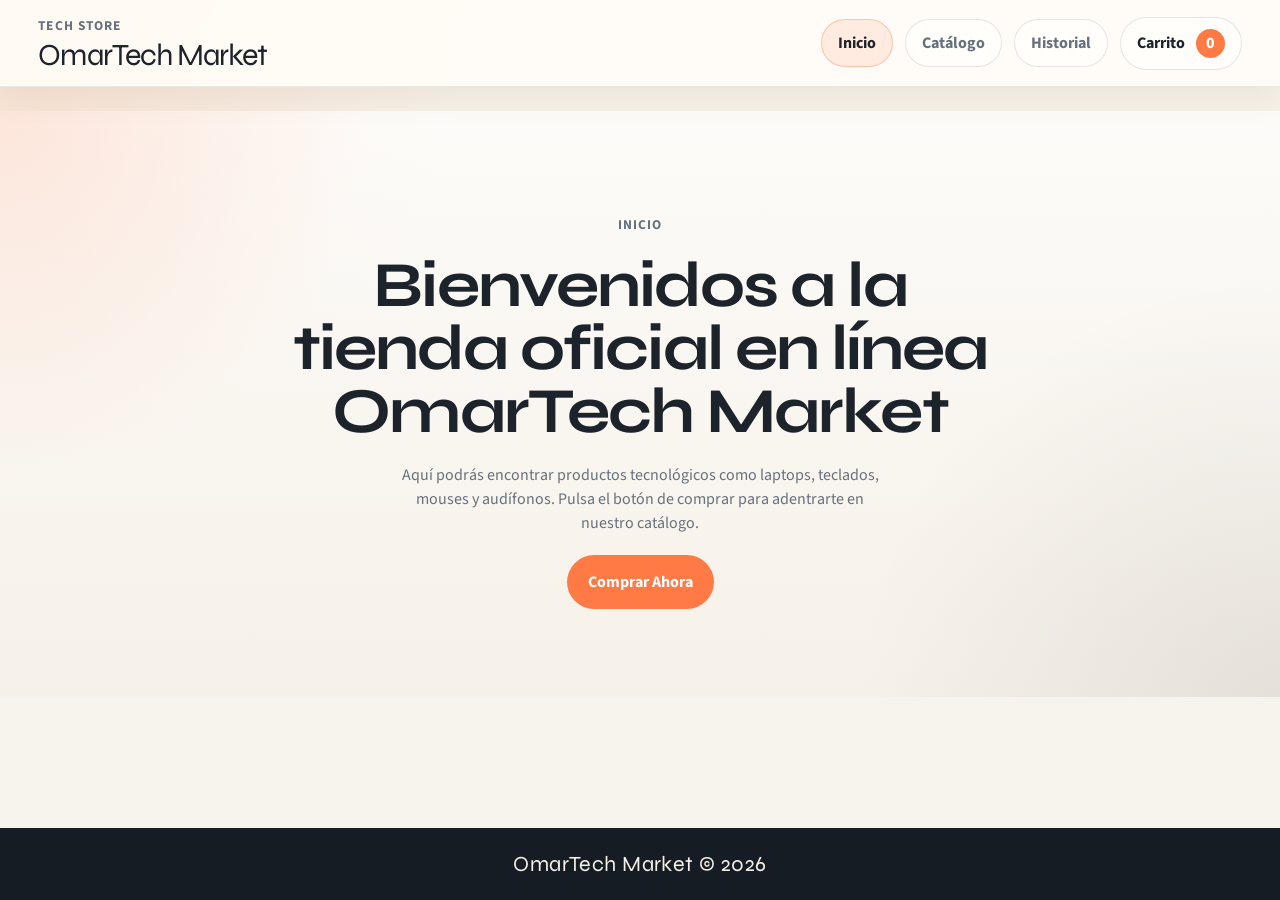
<file: index.html>
<!DOCTYPE html>
<html lang="es">
<head>
  <meta charset="UTF-8">
  <meta name="viewport" content="width=device-width, initial-scale=1.0">
  <meta name="description" content="OmarTech Market, tienda online de tecnología con una experiencia de compra clara, directa y enfocada en el diseño.">
  <meta name="theme-color" content="#f6f1e8">
  <title>OmarTech Market | Inicio</title>
  <link rel="icon" type="image/svg+xml" href="./images/store-business-and-finance-svgrepo-com.svg">
  <link rel="preconnect" href="https://fonts.googleapis.com">
  <link rel="preconnect" href="https://fonts.gstatic.com" crossorigin>
  <link href="https://fonts.googleapis.com/css2?family=Source+Sans+3:wght@400;500;600;700&family=Syne:wght@500;700;800&display=swap" rel="stylesheet">
  <link rel="stylesheet" href="./styles/styles.css">
</head>
<body class="page page-home" data-page="home" data-root=".">
  <a class="skip-link" href="#main-content">Saltar al contenido</a>
  <header id="site-header" class="site-header"></header>

  <main id="main-content" class="page-main">
    <section class="section hero-section">
      <div class="section-frame">
        <div class="home-story">
          <p class="eyebrow">Inicio</p>
          <h1 class="hero-title">Bienvenidos a la tienda oficial en línea OmarTech Market</h1>
          <p class="hero-text">
            Aquí podrás encontrar productos tecnológicos como laptops, teclados, mouses y audífonos. Pulsa el botón de comprar para adentrarte en nuestro catálogo.
          </p>
          <a class="button button-primary" href="./structure/catalog.html">Comprar Ahora</a>
        </div>
      </div>
    </section>
  </main>

  <footer id="site-footer" class="site-footer"></footer>

  <script type="module" src="./javascript/app.js"></script>
</body>
</html>
</file>
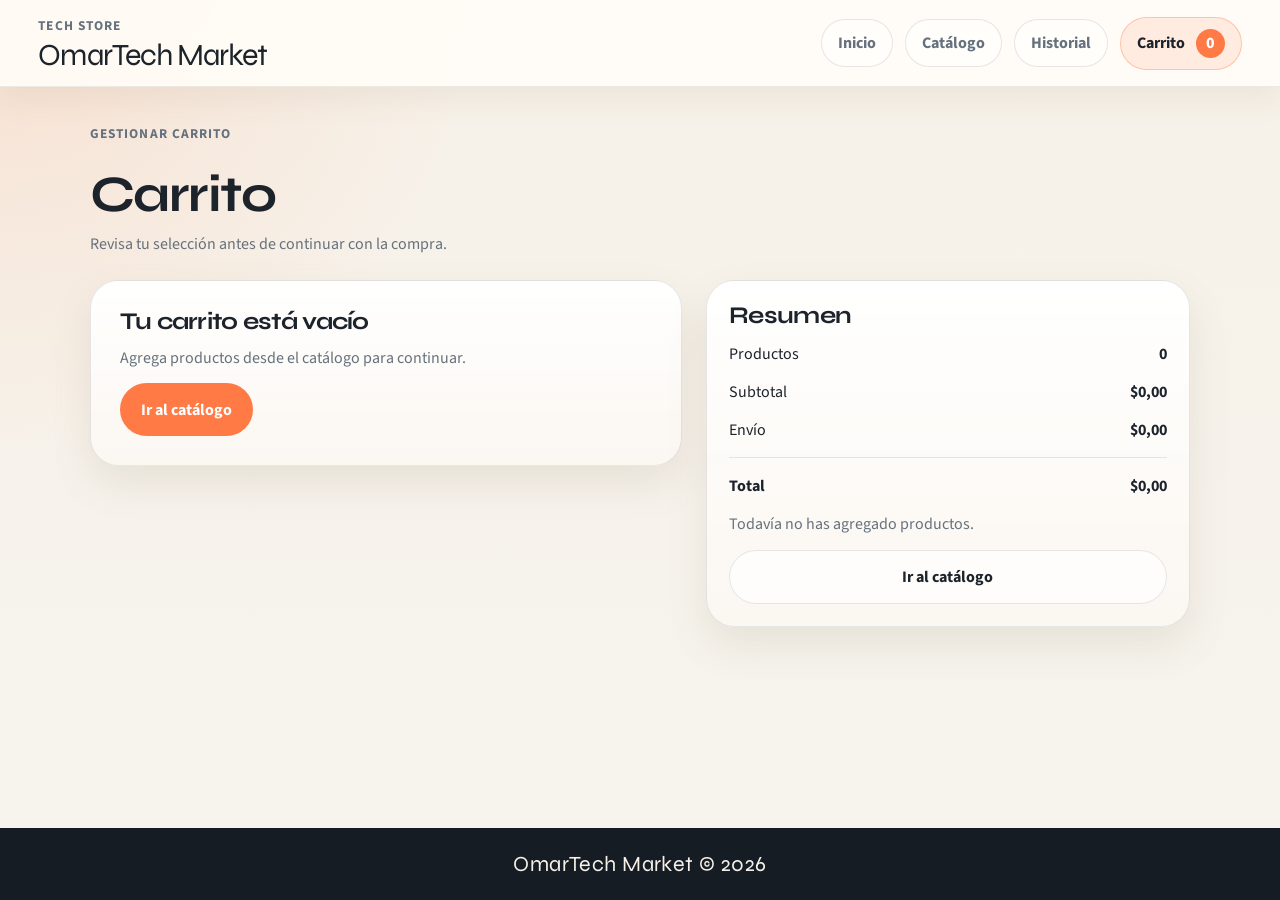
<file: structure/cart.html>
<!DOCTYPE html>
<html lang="es">
<head>
  <meta charset="UTF-8">
  <meta name="viewport" content="width=device-width, initial-scale=1.0">
  <meta name="description" content="Carrito de OmarTech Market con edición de cantidades y resumen de compra.">
  <meta name="theme-color" content="#f6f1e8">
  <title>Carrito | OmarTech Market</title>
  <link rel="icon" type="image/svg+xml" href="../images/store-business-and-finance-svgrepo-com.svg">
  <link rel="preconnect" href="https://fonts.googleapis.com">
  <link rel="preconnect" href="https://fonts.gstatic.com" crossorigin>
  <link href="https://fonts.googleapis.com/css2?family=Source+Sans+3:wght@400;500;600;700&family=Syne:wght@500;700;800&display=swap" rel="stylesheet">
  <link rel="stylesheet" href="../styles/styles.css">
</head>
<body class="page page-cart" data-page="cart" data-root="..">
  <a class="skip-link" href="#main-content">Saltar al contenido</a>
  <header id="site-header" class="site-header"></header>

  <main id="main-content" class="page-main">
    <section class="section">
      <div class="section-frame">
        <div class="page-heading">
          <p class="eyebrow">Gestionar carrito</p>
          <h1 class="page-title">Carrito</h1>
          <p class="page-lead">Revisa tu selección antes de continuar con la compra.</p>
        </div>

        <div class="cart-layout">
          <div class="cart-main">
            <div id="cart-items" class="cart-items"></div>
            <div id="cart-empty" class="empty-state is-hidden">
              <h2>Tu carrito está vacío</h2>
              <p>Agrega productos desde el catálogo para continuar.</p>
              <a class="button button-primary" href="./catalog.html">Ir al catálogo</a>
            </div>
          </div>
          <aside id="cart-summary" class="summary-card"></aside>
        </div>
      </div>
    </section>
  </main>

  <footer id="site-footer" class="site-footer"></footer>

  <script type="module" src="../javascript/app.js"></script>
</body>
</html>
</file>
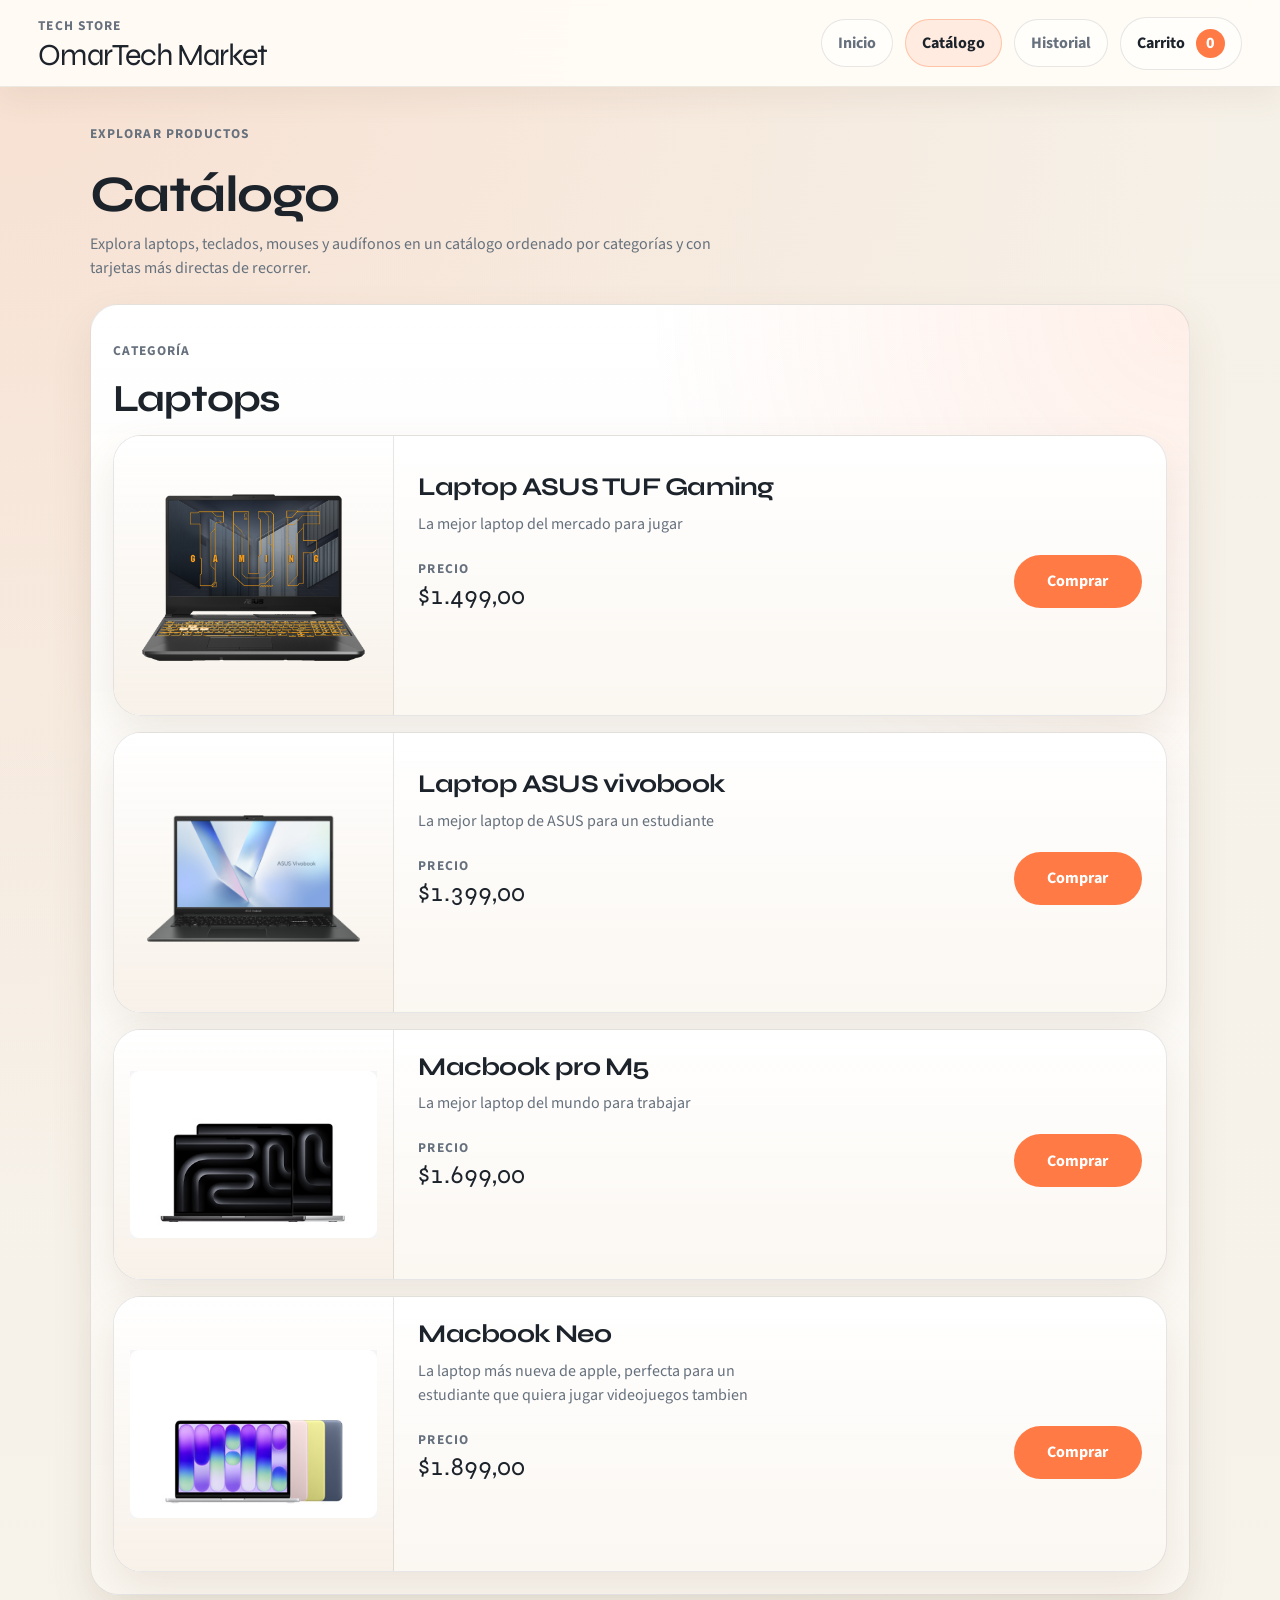
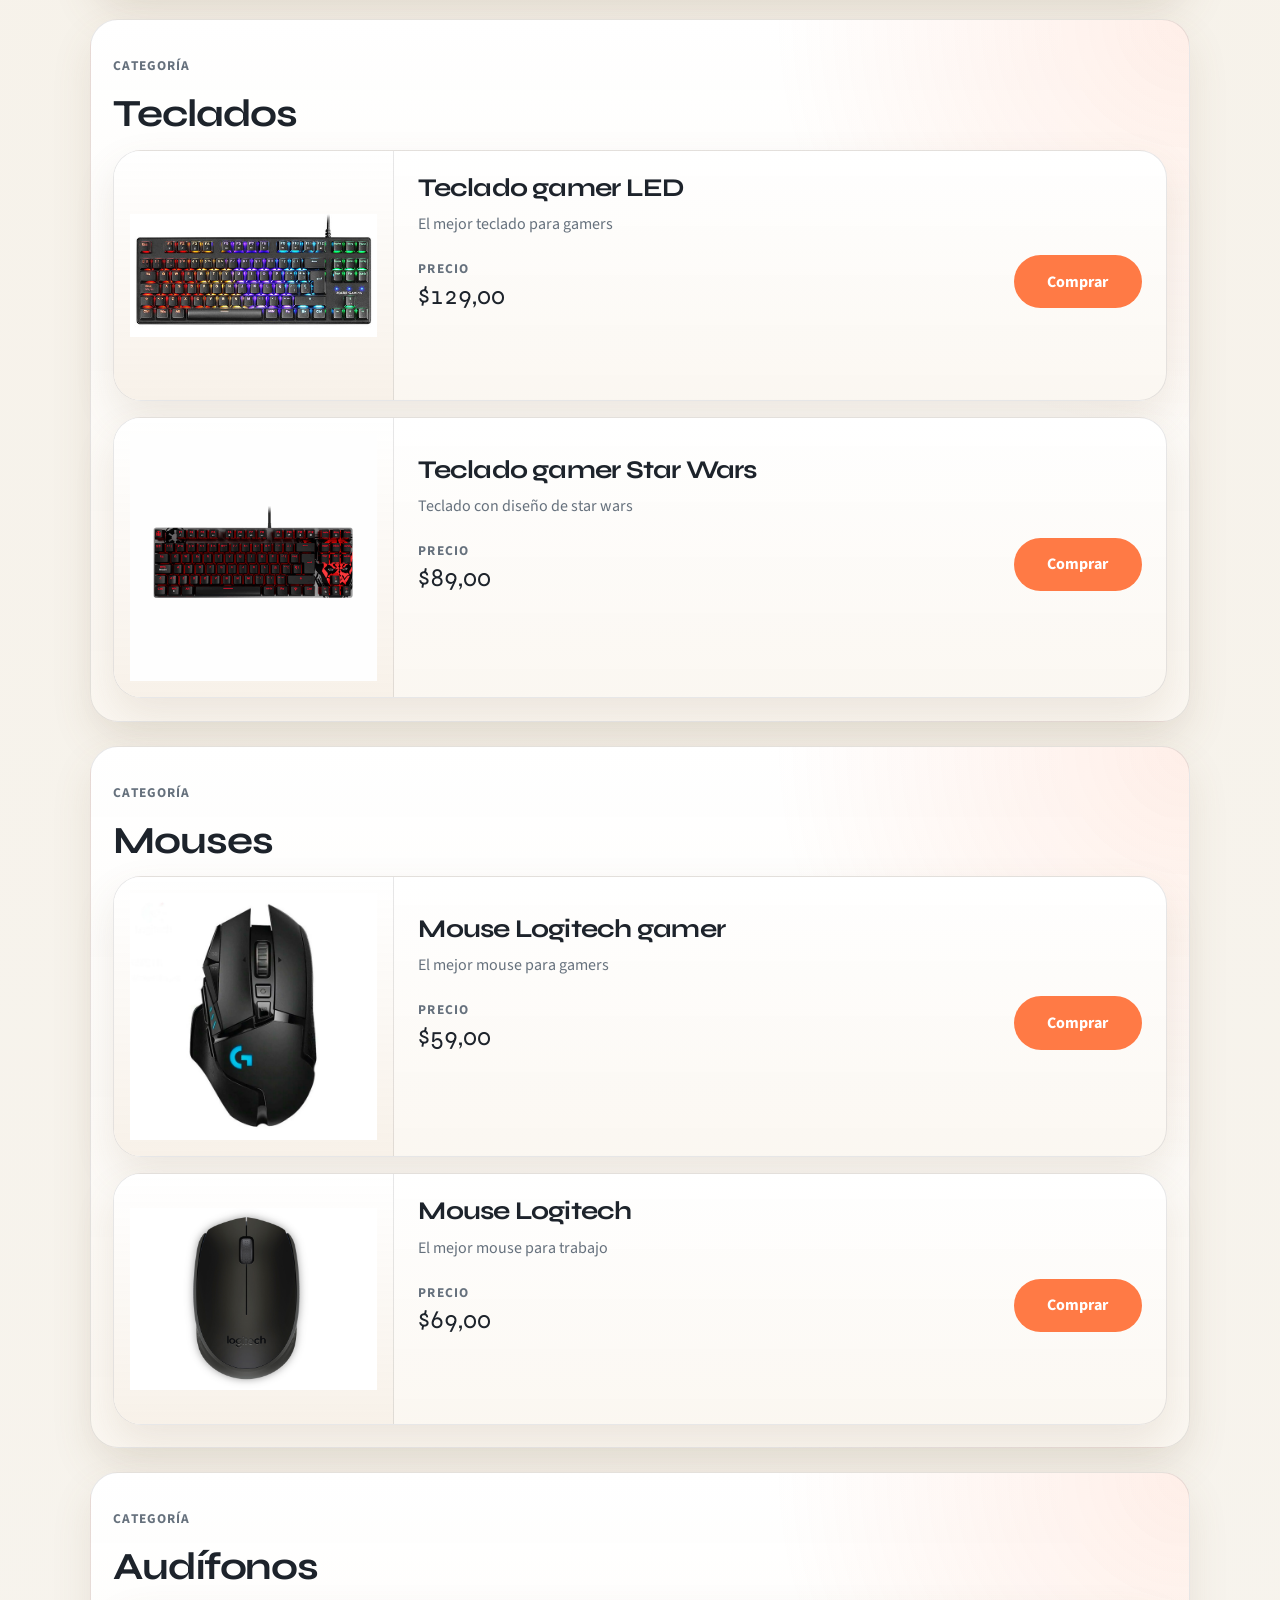
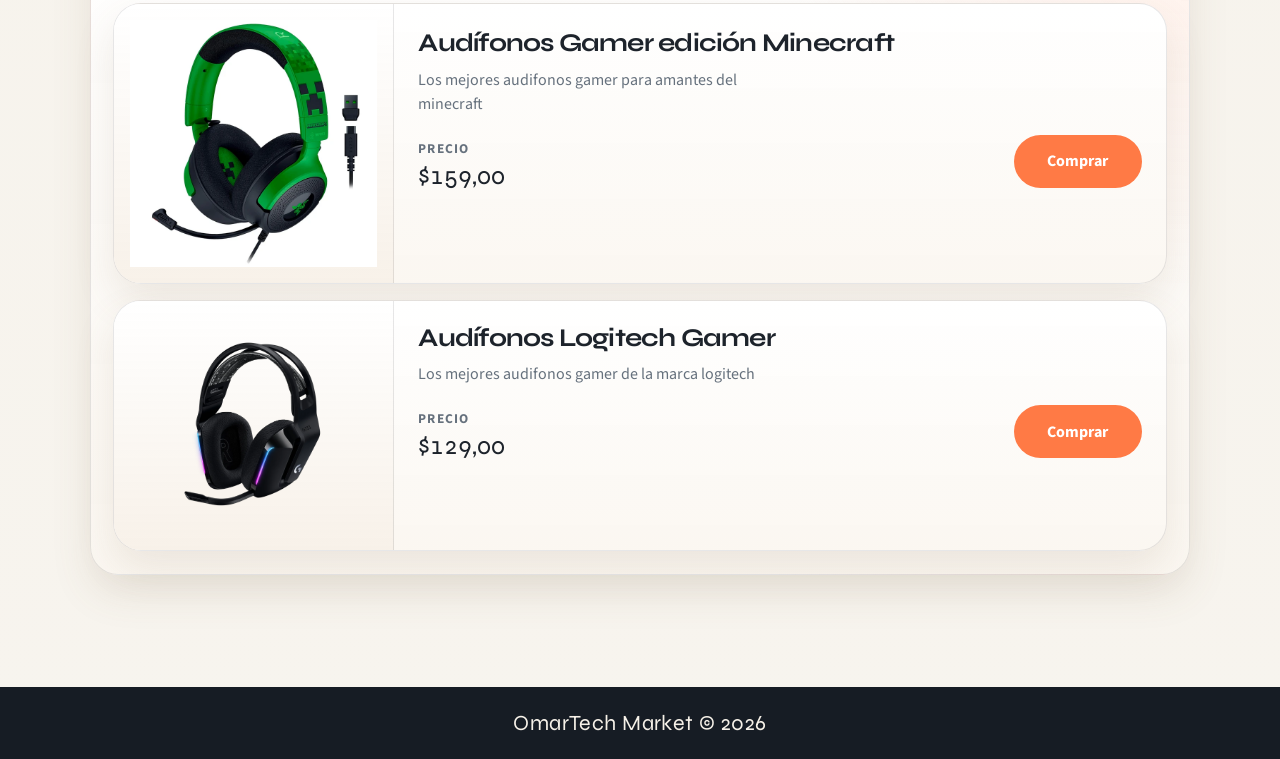
<file: structure/catalog.html>
<!DOCTYPE html>
<html lang="es">
<head>
  <meta charset="UTF-8">
  <meta name="viewport" content="width=device-width, initial-scale=1.0">
  <meta name="description" content="Catálogo de OmarTech Market organizado por categorías de productos tecnológicos.">
  <meta name="theme-color" content="#f6f1e8">
  <title>Catálogo | OmarTech Market</title>
  <link rel="icon" type="image/svg+xml" href="../images/store-business-and-finance-svgrepo-com.svg">
  <link rel="preconnect" href="https://fonts.googleapis.com">
  <link rel="preconnect" href="https://fonts.gstatic.com" crossorigin>
  <link href="https://fonts.googleapis.com/css2?family=Source+Sans+3:wght@400;500;600;700&family=Syne:wght@500;700;800&display=swap" rel="stylesheet">
  <link rel="stylesheet" href="../styles/styles.css">
</head>
<body class="page page-catalog" data-page="catalog" data-root="..">
  <a class="skip-link" href="#main-content">Saltar al contenido</a>
  <header id="site-header" class="site-header"></header>

  <main id="main-content" class="page-main">
    <section class="section">
      <div class="section-frame">
        <div class="page-heading">
          <p class="eyebrow">Explorar productos</p>
          <h1 class="page-title">Catálogo</h1>
          <p class="page-lead">Explora laptops, teclados, mouses y audífonos en un catálogo ordenado por categorías y con tarjetas más directas de recorrer.</p>
        </div>
        <div id="catalog-groups" class="catalog-groups" aria-live="polite"></div>
      </div>
    </section>
  </main>

  <footer id="site-footer" class="site-footer"></footer>

  <script type="module" src="../javascript/app.js"></script>
</body>
</html>
</file>
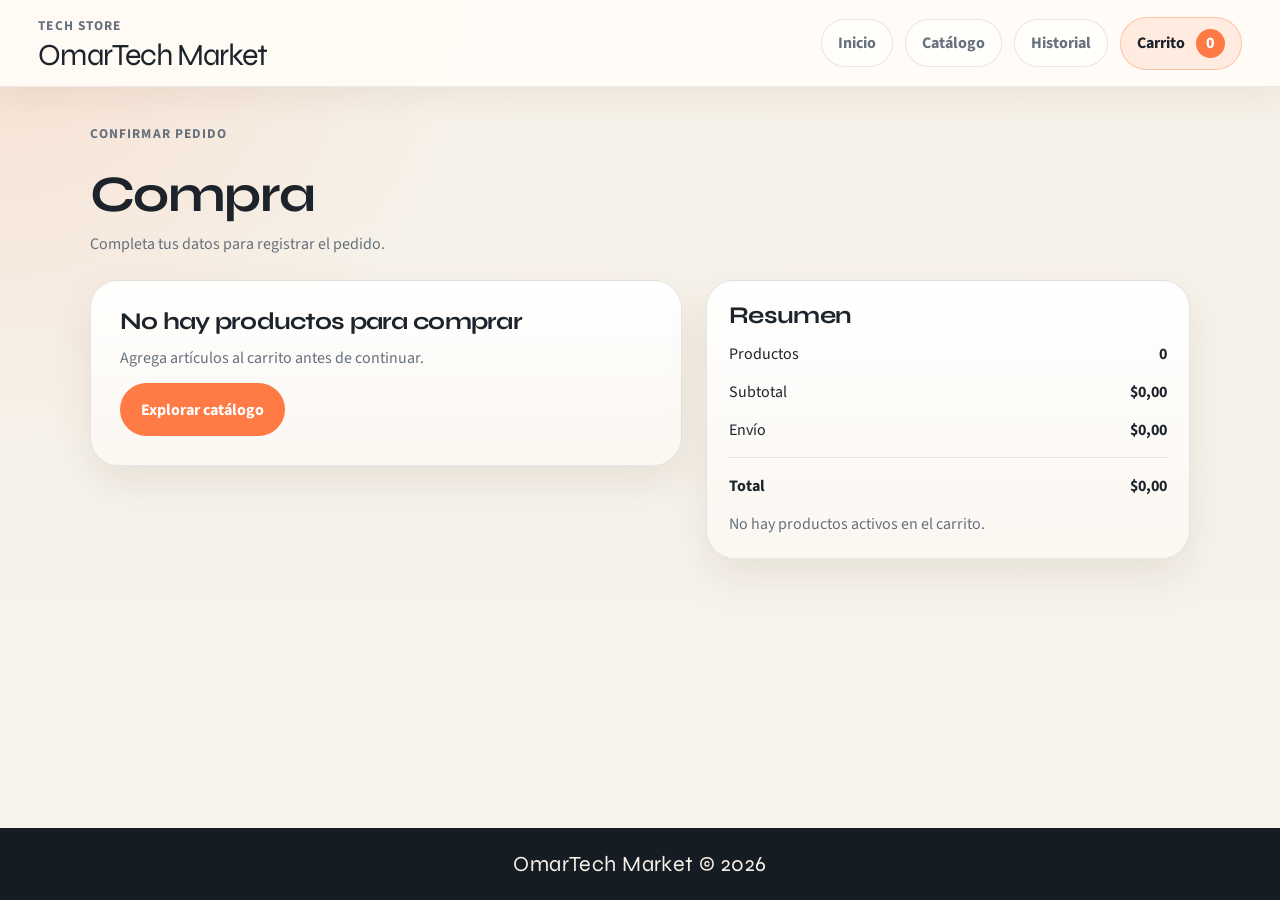
<file: structure/checkout.html>
<!DOCTYPE html>
<html lang="es">
<head>
  <meta charset="UTF-8">
  <meta name="viewport" content="width=device-width, initial-scale=1.0">
  <meta name="description" content="Confirma tu pedido en OmarTech Market con un formulario simple y claro.">
  <meta name="theme-color" content="#f6f1e8">
  <title>Confirmar pedido | OmarTech Market</title>
  <link rel="icon" type="image/svg+xml" href="../images/store-business-and-finance-svgrepo-com.svg">
  <link rel="preconnect" href="https://fonts.googleapis.com">
  <link rel="preconnect" href="https://fonts.gstatic.com" crossorigin>
  <link href="https://fonts.googleapis.com/css2?family=Source+Sans+3:wght@400;500;600;700&family=Syne:wght@500;700;800&display=swap" rel="stylesheet">
  <link rel="stylesheet" href="../styles/styles.css">
</head>
<body class="page page-checkout" data-page="checkout" data-root="..">
  <a class="skip-link" href="#main-content">Saltar al contenido</a>
  <header id="site-header" class="site-header"></header>

  <main id="main-content" class="page-main">
    <section class="section">
      <div class="section-frame">
        <div class="page-heading">
          <p class="eyebrow">Confirmar pedido</p>
          <h1 class="page-title">Compra</h1>
          <p class="page-lead">Completa tus datos para registrar el pedido.</p>
        </div>

        <div class="checkout-layout">
          <div class="checkout-main">
            <form id="checkout-form" class="checkout-form" novalidate>
              <div class="form-grid">
                <div class="field">
                  <label for="full-name">Nombre completo</label>
                  <input id="full-name" name="fullName" type="text" autocomplete="name" required>
                  <p class="field-error" data-error-for="full-name"></p>
                </div>
                <div class="field">
                  <label for="email">Correo electrónico</label>
                  <input id="email" name="email" type="email" autocomplete="email" spellcheck="false" required>
                  <p class="field-error" data-error-for="email"></p>
                </div>
                <div class="field">
                  <label for="phone">Teléfono</label>
                  <input id="phone" name="phone" type="tel" autocomplete="tel" inputmode="tel" required>
                  <p class="field-error" data-error-for="phone"></p>
                </div>
                <div class="field">
                  <label for="city">Ciudad</label>
                  <input id="city" name="city" type="text" autocomplete="address-level2" required>
                  <p class="field-error" data-error-for="city"></p>
                </div>
                <div class="field field-span-2">
                  <label for="address">Dirección de entrega</label>
                  <input id="address" name="address" type="text" autocomplete="street-address" required>
                  <p class="field-error" data-error-for="address"></p>
                </div>
              </div>

              <button class="button button-primary" type="submit">Registrar pedido</button>
            </form>

            <div id="checkout-empty" class="empty-state is-hidden">
              <h2>No hay productos para comprar</h2>
              <p>Agrega artículos al carrito antes de continuar.</p>
              <a class="button button-primary" href="./catalog.html">Explorar catálogo</a>
            </div>

            <div id="checkout-success" class="success-panel is-hidden" role="status" aria-live="polite"></div>
          </div>

          <aside id="checkout-summary" class="summary-card"></aside>
        </div>
      </div>
    </section>
  </main>

  <footer id="site-footer" class="site-footer"></footer>

  <script type="module" src="../javascript/app.js"></script>
</body>
</html>
</file>
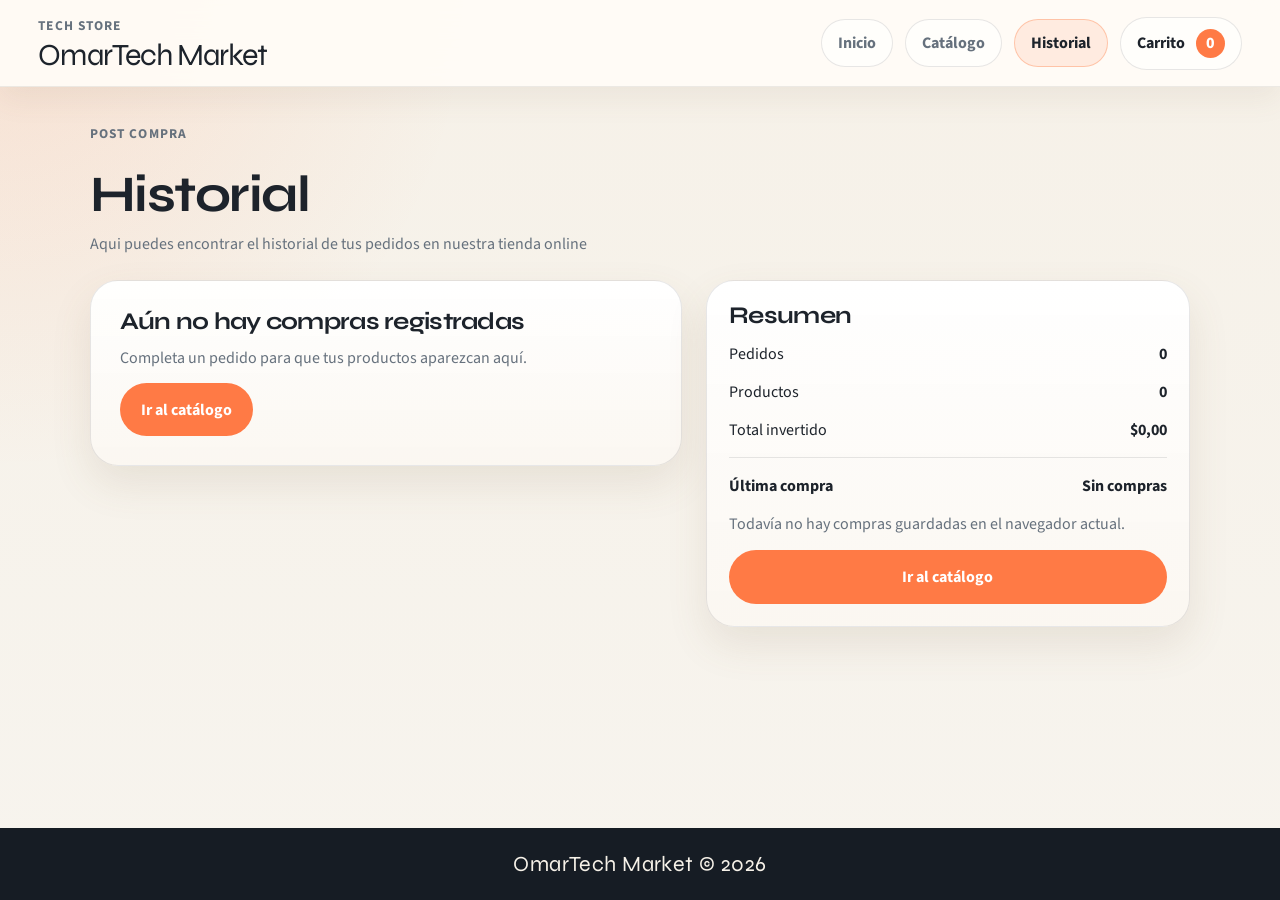
<file: structure/history.html>
<!DOCTYPE html>
<html lang="es">
<head>
  <meta charset="UTF-8">
  <meta name="viewport" content="width=device-width, initial-scale=1.0">
  <meta name="description" content="Historial de compras de OmarTech Market guardado en el navegador actual.">
  <meta name="theme-color" content="#f6f1e8">
  <title>Historial | OmarTech Market</title>
  <link rel="icon" type="image/svg+xml" href="../images/store-business-and-finance-svgrepo-com.svg">
  <link rel="preconnect" href="https://fonts.googleapis.com">
  <link rel="preconnect" href="https://fonts.gstatic.com" crossorigin>
  <link href="https://fonts.googleapis.com/css2?family=Source+Sans+3:wght@400;500;600;700&family=Syne:wght@500;700;800&display=swap" rel="stylesheet">
  <link rel="stylesheet" href="../styles/styles.css">
</head>
<body class="page page-history" data-page="history" data-root="..">
  <a class="skip-link" href="#main-content">Saltar al contenido</a>
  <header id="site-header" class="site-header"></header>

  <main id="main-content" class="page-main">
    <section class="section">
      <div class="section-frame">
        <div class="page-heading">
          <p class="eyebrow">Post compra</p>
          <h1 class="page-title">Historial</h1>
          <p class="page-lead">Aqui puedes encontrar el historial de tus pedidos en nuestra tienda online</p>
        </div>

        <div class="history-layout">
          <div class="history-main">
            <div id="history-orders" class="history-orders"></div>
            <div id="history-empty" class="empty-state is-hidden">
              <h2>Aún no hay compras registradas</h2>
              <p>Completa un pedido para que tus productos aparezcan aquí.</p>
              <a class="button button-primary" href="./catalog.html">Ir al catálogo</a>
            </div>
          </div>

          <aside id="history-summary" class="summary-card"></aside>
        </div>
      </div>
    </section>
  </main>

  <footer id="site-footer" class="site-footer"></footer>

  <script type="module" src="../javascript/app.js"></script>
</body>
</html>
</file>
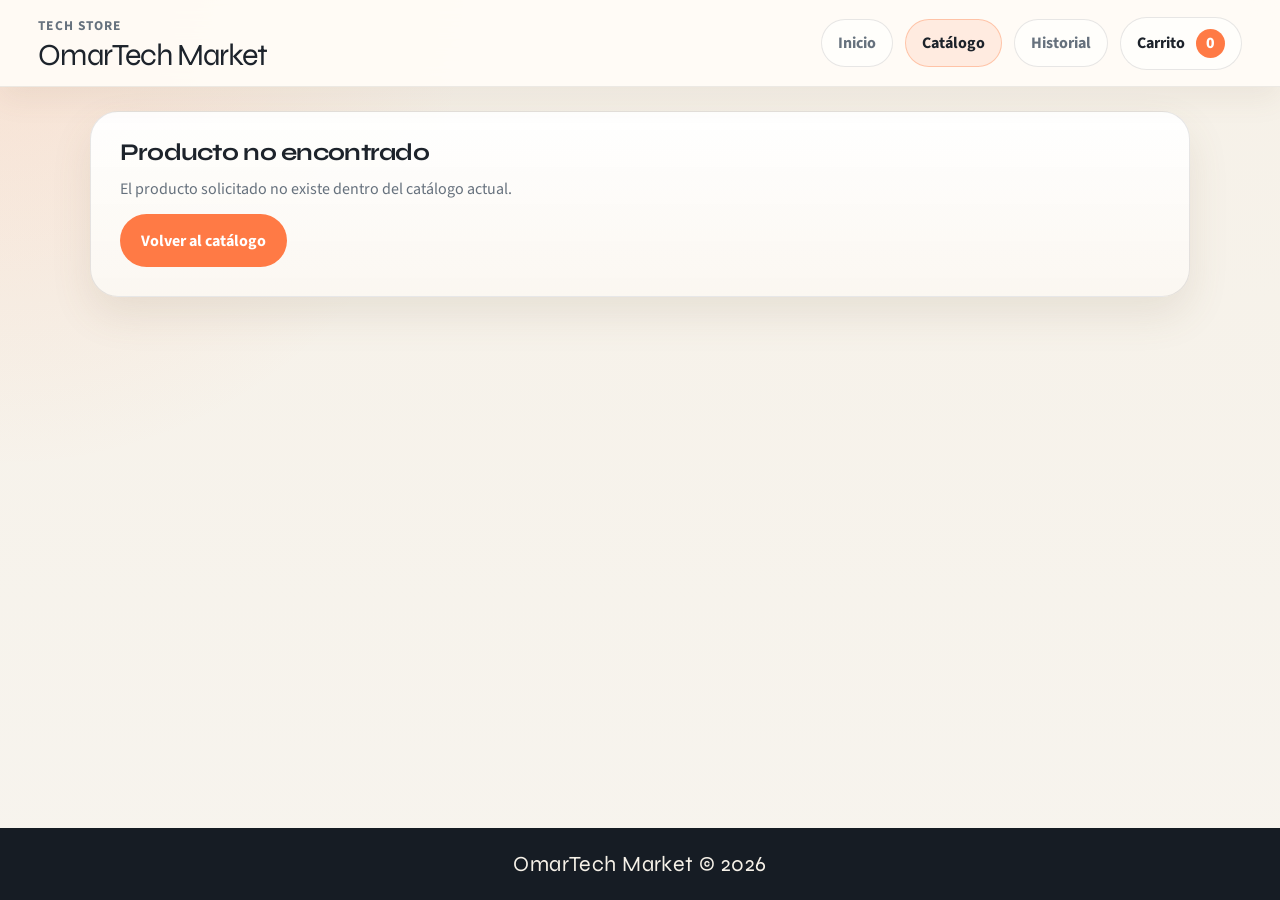
<file: structure/product.html>
<!DOCTYPE html>
<html lang="es">
<head>
  <meta charset="UTF-8">
  <meta name="viewport" content="width=device-width, initial-scale=1.0">
  <meta name="description" content="Detalle de producto en OmarTech Market con información clara y acceso directo al carrito.">
  <meta name="theme-color" content="#f6f1e8">
  <title>Producto | OmarTech Market</title>
  <link rel="icon" type="image/svg+xml" href="../images/store-business-and-finance-svgrepo-com.svg">
  <link rel="preconnect" href="https://fonts.googleapis.com">
  <link rel="preconnect" href="https://fonts.gstatic.com" crossorigin>
  <link href="https://fonts.googleapis.com/css2?family=Source+Sans+3:wght@400;500;600;700&family=Syne:wght@500;700;800&display=swap" rel="stylesheet">
  <link rel="stylesheet" href="../styles/styles.css">
</head>
<body class="page page-product" data-page="product" data-root="..">
  <a class="skip-link" href="#main-content">Saltar al contenido</a>
  <header id="site-header" class="site-header"></header>

  <main id="main-content" class="page-main">
    <section class="section">
      <div class="section-frame">
        <div id="product-detail" class="product-detail-shell"></div>
      </div>
    </section>
  </main>

  <footer id="site-footer" class="site-footer"></footer>

  <script type="module" src="../javascript/app.js"></script>
</body>
</html>
</file>
<file: styles/styles.css>
@import "./base/tokens.css";
@import "./base/base.css";
@import "./layout/shell.css";
@import "./components/typography.css";
@import "./components/buttons.css";
@import "./components/content.css";
@import "./components/commerce.css";
@import "./pages/home.css";
@import "./pages/catalog.css";
@import "./layout/responsive.css";
</file>
